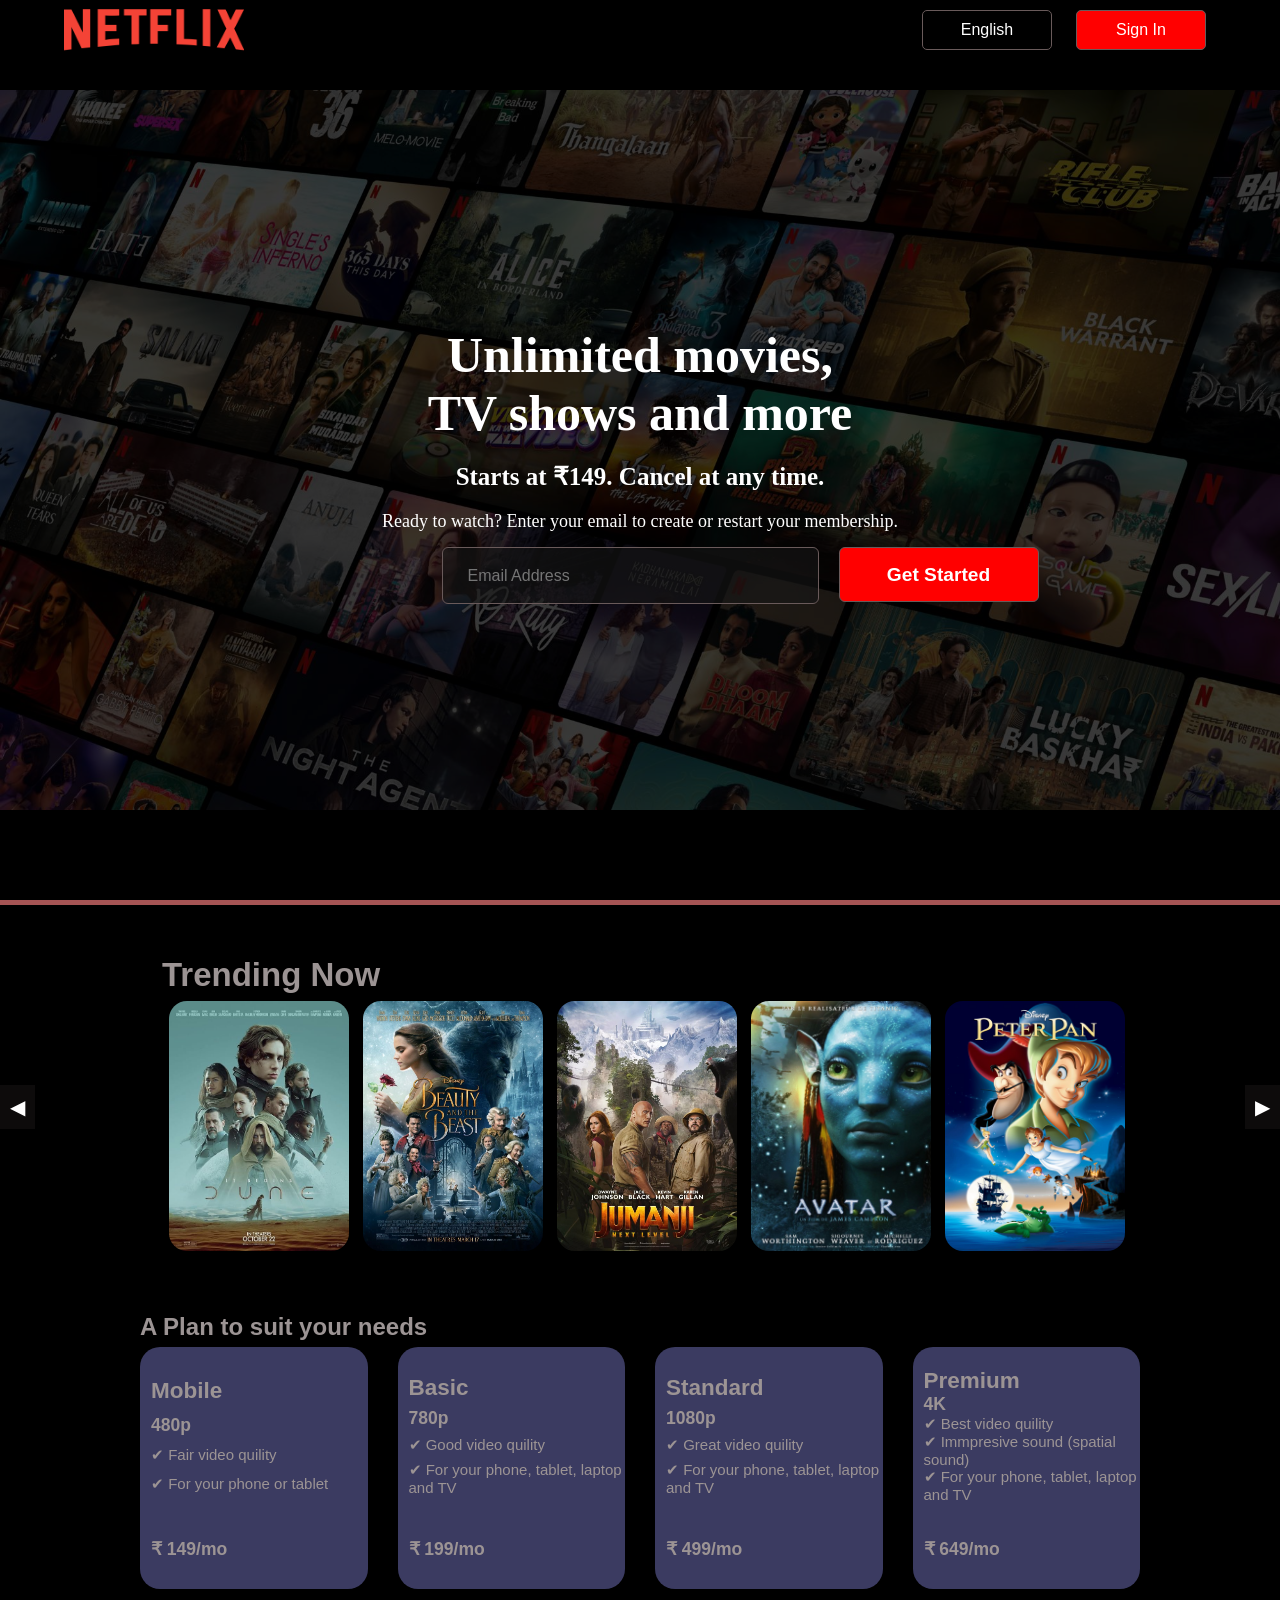
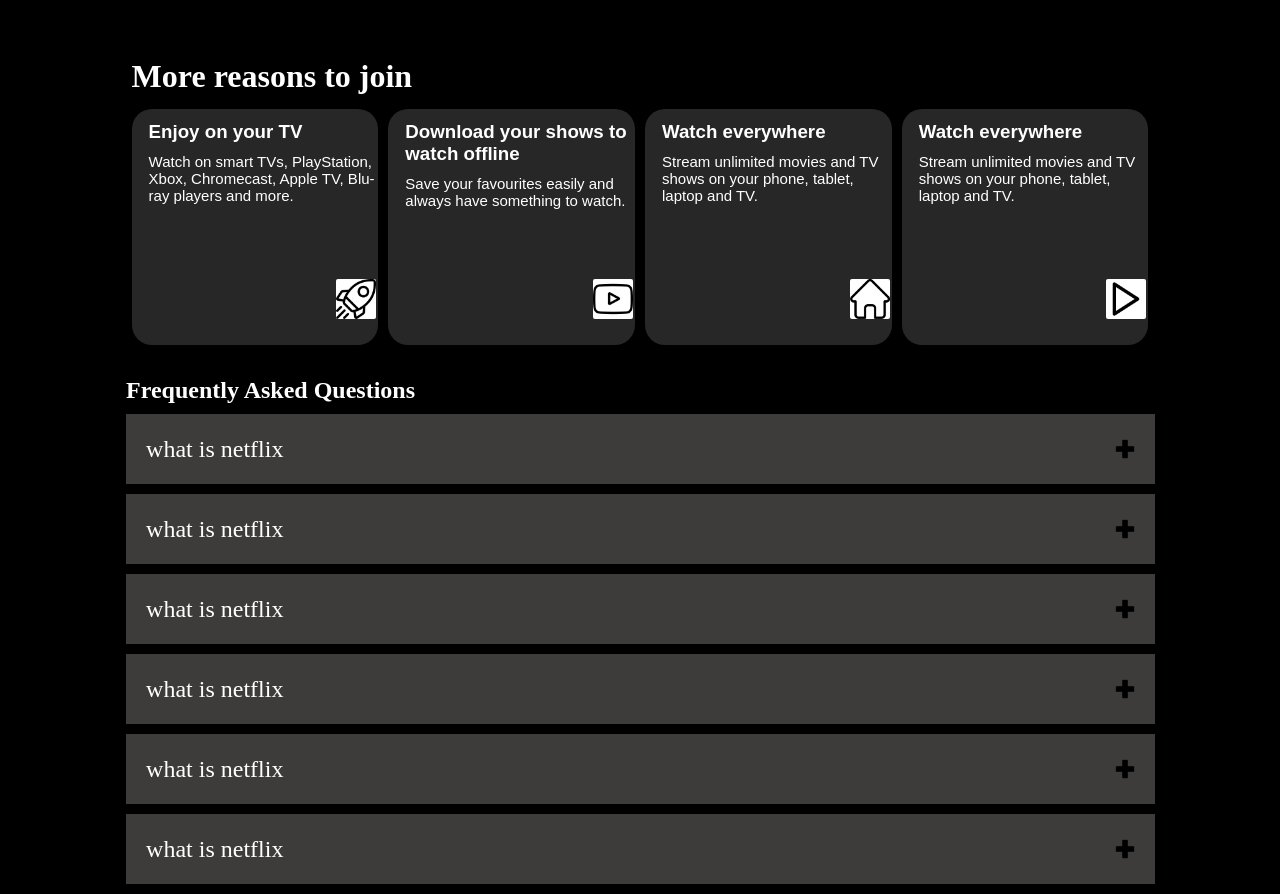
<file: index.html>
<!DOCTYPE html>
<html lang="en">
<head>
    <meta charset="UTF-8">
    <meta name="viewport" content="width=device-width, initial-scale=1.0">
    <title>Netflix India</title>
    <link rel="stylesheet" href="style.css">
    
    <link rel="icon" type="png" href="image/netlix-logo.jpg" >
    
</head>
<body>
    <div class="main">
        <nav>
            <span>
                <img src="image/netflix-icon-NETFLIX.png" id="netflix-icon-NETFLIX">
            </span>
            <div>
                <button class="english">
                    English
                </button>
                <button class="sign">
                    Sign In
                </button>
            </div>
        </nav>
        <div class="box">

        </div>
        <div class="hero">
            <span class="sp1">
                Unlimited movies,<br>
                TV shows and more
            </span>
            <span class="sp2">
                Starts at ₹149. Cancel at any time.
            </span>
            <span class="sp3">
                Ready to watch? Enter your email to create or restart your membership.
            </span>

            <div class="input-div">
                <input type="text" placeholder="Email Address" class="email_input">
                <button class="getstart">Get Started </button>
            </div>
        </div>

    </div>

    <div class="seperation">
            
    </div>


    <div class="wrapper">
        <button class="left-btn">◀</button>
        <div class="scroll-container">
            <h1 id="heading1">Trending Now</h1>
            <a href="#" id="anchor1">
                <img src="movies-logo/image-1.jpeg" class="item">
                <img src="movies-logo/image-2.jpeg" class="item">
                <img src="movies-logo/image-3.jpeg" class="item">
                <img src="movies-logo/image-4.jpeg" class="item">
                <img src="movies-logo/image-5.jpeg" class="item">
                <img src="movies-logo/image-6.jpeg" class="item">
                <img src="movies-logo/image-7.jpeg" class="item">
                <img src="movies-logo/image-8.jpeg" class="item">
                <img src="movies-logo/image-9.jpeg" class="item">
                <img src="movies-logo/image-10.jpeg" class="item">
            </a>
        </div>
        <button class="right-btn">▶</button>
      </div>
      
    <div class="quility-conatainer"> 
        <div class="quility-inner-container">

        <h1 id="heading2">A Plan to suit your needs</h1>
        <a href="#" class="quility-box">
            <div class="quility-conatent">
                <div class="up-box">
                    <h2>Mobile</h2>
                    <h3>480p</h3>
                    <h4>✔  Fair video quility</h4>
                    <h4>✔  For your phone or tablet</h4>
                </div>
                <div class="down-box">
                    <h3>₹ 149/mo</h3>
                </div>
                
            </div>
            <div class="quility-conatent">
                <div class="up-box">
                    <h2>Basic</h2>
                    <h3>780p</h3>
                    <h4>✔  Good video quility</h4>
                    <h4>✔  For your phone, tablet, laptop and TV</h4>
                </div>
                <div class="down-box">
                    <h3>₹ 199/mo</h3>
                </div>
            </div>
            <div class="quility-conatent">
                <div class="up-box">
                    <h2>Standard</h2>
                    <h3>1080p</h3>
                    <h4>✔  Great video quility</h4>
                    <h4>✔  For your phone, tablet, laptop and TV</h4>
                </div>
                <div class="down-box">
                    <h3>₹ 499/mo</h3>
                </div>
            </div>
            <div class="quility-conatent">
                <div class="up-box">
                    <h2>Premium</h2>
                    <h3>4K</h3>
                    <h4>✔  Best video quility</h4>
                    <h4>✔  Immpresive sound (spatial sound)</h4>
                    <h4>✔  For your phone, tablet, laptop and TV</h4>
                </div>
                <div class="down-box">
                    <h3>₹ 649/mo</h3>
                </div>
            </div>
        </a>

        </div>
    </div> 

    <div class="reason-container1">
        <div class="reason-container2">

            <h1 style="height: 20%; border: 2px solid transparent; color: white; display: flex; align-items: center;">More reasons to join</h1>
            <div class="reason-container3">
               
                    <div class="reason-box">
                        <div class="reason-box-up">
                            <h3>
                                Enjoy on your TV
                            </h3>
                            <h4 style="color: white;">
                                Watch on smart TVs, PlayStation, Xbox, Chromecast, Apple TV, Blu-ray players and more.
                            </h4>
                        </div >
                        
                        <div class="reason-box-down">
                            <img src="movies-logo/logo1.png" style="background-color: white; height: 40px; " id="image-icon">
                        </div>
                    </div>
              
                
                    <div class="reason-box">
                        <div class="reason-box-up">
                            <h3>
                                Download your shows to watch offline
                            </h3>
                            <h4 style="color: white;">
                                Save your favourites easily and always have something to watch.
                            </h4>
                        </div >
                        
                        <div class="reason-box-down">
                            <img src="movies-logo/logo2.png" style="background-color: white; height: 40px; " id="image-icon">
                        </div>
                    </div>
               
                
                    <div class="reason-box">
                        <div class="reason-box-up">
                            <h3>
                                Watch everywhere
                            </h3>
                            <h4 style="color: white;">
                                Stream unlimited movies and TV shows on your phone, tablet, laptop and TV.
                            </h4>
                        </div >
                        
                        <div class="reason-box-down">
                            <img src="movies-logo/logo3.png" style="background-color: white; height: 40px; " id="image-icon">
                        </div>
                    </div>
               
                
                    <div class="reason-box">
                        <div class="reason-box-up">
                            <h3>
                                Watch everywhere
                            </h3>
                            <h4 style="color: white;">
                                Stream unlimited movies and TV shows on your phone, tablet, laptop and TV.
                            </h4>
                        </div >
                        
                        <div class="reason-box-down">
                            <img src="movies-logo/icon4.png" style="background-color: white; height: 40px; " id="image-icon">
                        </div>
                    </div>
                
                
            </div>
            
            
        </div>
    </div>
    
    

     <section class="first"> 
        <div class="firstdiv">
            <p class="para">Frequently Asked Questions</p>
            <div class="firstqus">
                <span class="firstspan">what is netflix</span> 
                <img src="image/plus (1).png" class="plus">  
            </div>


            <div class="firstqus">
                <span class="firstspan">what is netflix</span> 
                <img src="image/plus (1).png" class="plus">  
            </div>
            <div class="firstqus">
                <span class="firstspan">what is netflix</span> 
                <img src="image/plus (1).png" class="plus">  
            </div>
            <div class="firstqus">
                <span class="firstspan">what is netflix</span> 
                <img src="image/plus (1).png" class="plus">  
            </div>
            <div class="firstqus">
                <span class="firstspan">what is netflix</span> 
                <img src="image/plus (1).png" class="plus">  
            </div>
            <div class="firstqus">
                <span class="firstspan">what is netflix</span> 
                <img src="image/plus (1).png" class="plus">  
            </div>
        </div>
    </section> 



    <script src="index.js"></script>

</body>
</html>
</file>
<file: style.css>
*{
    padding: 0;
    margin: 0;
}
body{
    background-color: black;
}
.main{
    height: 100vh;
    width: 100%;
    background-image: url("image/back-image.jpg");
    background-position: center center;
    background-size: max(1200px,100vw);
    background-repeat: no-repeat;
    position: relative;
}

.main .box{
    height: 100vh;
    width: 100%;
    opacity: 0.7;
    position: absolute;
    top:0;
    background-color: black;

}
nav{
    display: flex;
    max-width: 90vw;
    margin: auto;
    justify-content: space-between;
    align-items: center;
    height: 60px;
}
nav img{
    width: 35px;
    height: 49px;
    position: relative;
    z-index: 10;
    opacity: 1.9;
}
nav button{
    position: relative;
    z-index: 10;
    height: 30px;
    width: 130px;
    border-radius: 5px;
    font-size:medium;
    margin: 10px 10px;
    border: 0.1px solid rgb(105, 90, 90);
}
.sign{
    background-color: red;
    color: white;
    cursor: pointer;
    padding-bottom: 28px;

}

.english{
    background-color: black;
    color: white;
    cursor: pointer;
    padding-bottom: 28px;
}
.hero{
    height: 90%;
    display: flex;
    flex-direction: column;
    justify-content: center;
    align-items: center;
    position: relative;
    opacity: 10;
    color: white;
    font-size: medium;
}
.hero> :nth-child(1){
    font-size: 50px;
    font-weight: 900;
    text-align: center;
}
.hero> :nth-child(2){
    font-size: 25px;
    font-weight: 600;
    margin: 20px;
    text-align: center;
}
.hero> :nth-child(3){
    font-size: 18px;
    font-weight: 100;
    margin-bottom: 15px;
    text-align: center;
}

.seperation{   
    width: 100%;
    height: 5px;
    background-color: rgb(165, 84, 84); 
}
.email_input{
    background-color: rgba(23,23,23,0.6);
    color: rgb(220, 215, 215);
    height: 55px;
    width: 350px;
    font-size: medium;
    font-weight:200;
    border-radius: 6px;
    padding-left: 25px;
    border: 0.1px solid rgb(105, 90, 90);
    margin-right: 20px;
}

.getstart{
    background-color: red;
    color: white;
    border-radius: 6px;
    height: 55px;
    width: 200px;
    font-size: larger;
    font-weight: bold;
    margin-right: 5px;
    border: 0.1px solid rgb(105, 90, 90);
    cursor: pointer;
}
.first{
    width: 98.5vw;
    height: 100%;
    display: flex;
    flex-direction: column;
    align-items: center;
    margin-top: 10px;
    background-color: black;
}
.para{
    color: rgb(255, 255, 255);
    font-size: 24px;
    font-weight: bolder;
}
.plus{
    height: 20px;
    width: 20px;
}
.firstdiv{
    width: 80%;
}
.firstqus{
    height: 70px;
    width: 100%;
    color: rgb(255, 255, 255);
    font-size: 24px;
    background-color: rgb(62, 59, 59);
    display: flex;
    align-items: center;
    padding-left: 20px;
    margin-top: 10px;
    margin-bottom: 10px;
    justify-content: space-between;
}
.plus{
    padding-right: 20px;
}





.wrapper {
    display: flex;
    align-items: center;
    /* position: relative; */
    max-width: 100%;
    overflow: hidden;
    border: 2px solid transparent;
    margin: 50px 0px;
    height: 300px;
  }
  
  .scroll-container {
    display: flex;
    flex-direction: column;
    justify-content: center;
    overflow-y: hidden;

    margin: 150px;
    overflow-x: auto;
    scroll-behavior: smooth;
    padding: 10px;
    width: 100vw; 
    height: 300px;
    scrollbar-width: none; 

  }
  #heading1{
    position:sticky;
    font-family: "Netflix Sans", "Helvetica Neue", "Segoe UI", Roboto, Ubuntu, sans-serif;
    font-size: 33px;
    font-weight: 400px;
    font-style: normal;
    color: rgb(156, 148, 148);
    
  }
  #anchor1{
    display: flex;
    gap: 10px;
    border: 5px solid transparent;
  }

  .scroll-container::-webkit-scrollbar {
    display: none;
  } 

  .item {
    min-width: 180px;
    height: 250px;
    border-radius: 20px;
    display: flex;
    justify-content: center;
    align-items: center;
    font-size: 20px;
    font-weight: bold;
    color: rgb(223, 212, 212);
    border: 2px solid transparent;
  }
  
  button {
    position: absolute;
    z-index: 10;
    background-color: rgba(26, 22, 22, 0.5);
    color: white;
    border: none;
    padding: 10px;
    cursor: pointer;
    font-size: 20px;
  }
  
  .left-btn { left: 0; }
  .right-btn { right: 0; }
  

  .item:hover {
    transform: scale(1.05);
    transition: 0.5s ease;
  }
  



.quility-conatainer{
    height: 300px;
    max-width: 100vw;
    border: 2px solid transparent;
    display: flex;
    justify-content: center;
    overflow-x: hidden;
}
.quility-inner-container{
    width: 80vw;
    border: 2px solid transparent;
    display: flex;
    flex-direction: column;

}
#heading2{

    font-family: "Netflix Sans", "Helvetica Neue", "Segoe UI", Roboto, Ubuntu, sans-serif;
    font-size: 24px;
    font-weight: 400px;
    font-style: normal;
    color: rgb(156, 148, 148);
    margin-left: 12px;
    
}
.quility-box{
    height: 250px;
    border: 2px solid transparent;
    display: flex;
    align-items: center;
    gap: 10px;
    text-decoration: none;
}
.quility-conatent{
    height: 240px;
    width: 29%;
    border: 1px solid transparent;
    margin: 10px;
    display: flex;
    flex-direction: column;
    justify-content: space-evenly;
    gap: 17px;

    font-family: "Netflix Sans", "Helvetica Neue", "Segoe UI", Roboto, Ubuntu, sans-serif;
    font-size: 15px;
    color: rgb(156, 148, 148);
    border-radius: 20px;
    background-color: rgb(59, 59, 97);

}

.quility-conatent:hover{
    transition: ease 0.5s;
    transform: scale(1.05);

}
.up-box{
    margin-left: 10px;
    margin-top: 20px;
    display: flex;
    flex-direction: column;
    justify-content: space-evenly;
    height: 70%;
}
.down-box{
    margin-left: 10px;
    margin-bottom: 10px;
    height: 30%;
    display: flex;
    /* justify-content: center; */
    align-items: center;
}
h4{
    font-size: 15px;
    font-weight: 400;
}




.reason-container1{
    height: 300px;
    max-width: 100vw;
    overflow-x:none;
    border: 2px solid transparent;
    display: flex;
    justify-content: center;
    align-items: center;
    margin: 30px 0;
}
.reason-container2{
    height: 300px;
    width: 80%;
    border: 2px solid transparent;
    display: flex;
    flex-direction: column;

}
.reason-container3{
    border: 2px solid transparent;
    height: 80%;
    display: flex;
    flex-direction: row;
    gap: 10px;
}

.reason-box{

    height: 100%;
    width: 25%;
    border: 1px solid transparent;
    border-radius: 20px;
    display: flex;
    flex-direction: column;
    justify-content: space-around;
    background-color: #272727;
}
.reason-box-up{
    border: 1px solid transparent;
    height: 60%;
    margin-left: 15px;
    display: flex;
    flex-direction: column;
    gap: 10px;
    margin-top: 10px;

}
.reason-box-down{
    border: 1px solid transparent;
    height: 40%;
    display: flex;
    align-items: center;
    justify-content: flex-end;
}
.reason-box-up h3{
    color: white;
    font-family: "Netflix Sans", "Helvetica Neue", "Segoe UI", Roboto, Ubuntu, sans-serif;
}
.reason-box-up h4{
    color: white;
    font-family: "Netflix Sans", "Helvetica Neue", "Segoe UI", Roboto, Ubuntu, sans-serif;
    font-weight: 500;
}
#image-icon{
    border-radius: 2px ;
}

#netflix-icon-NETFLIX{
    height: 150px;
    width: 180px;    
}
</file>
